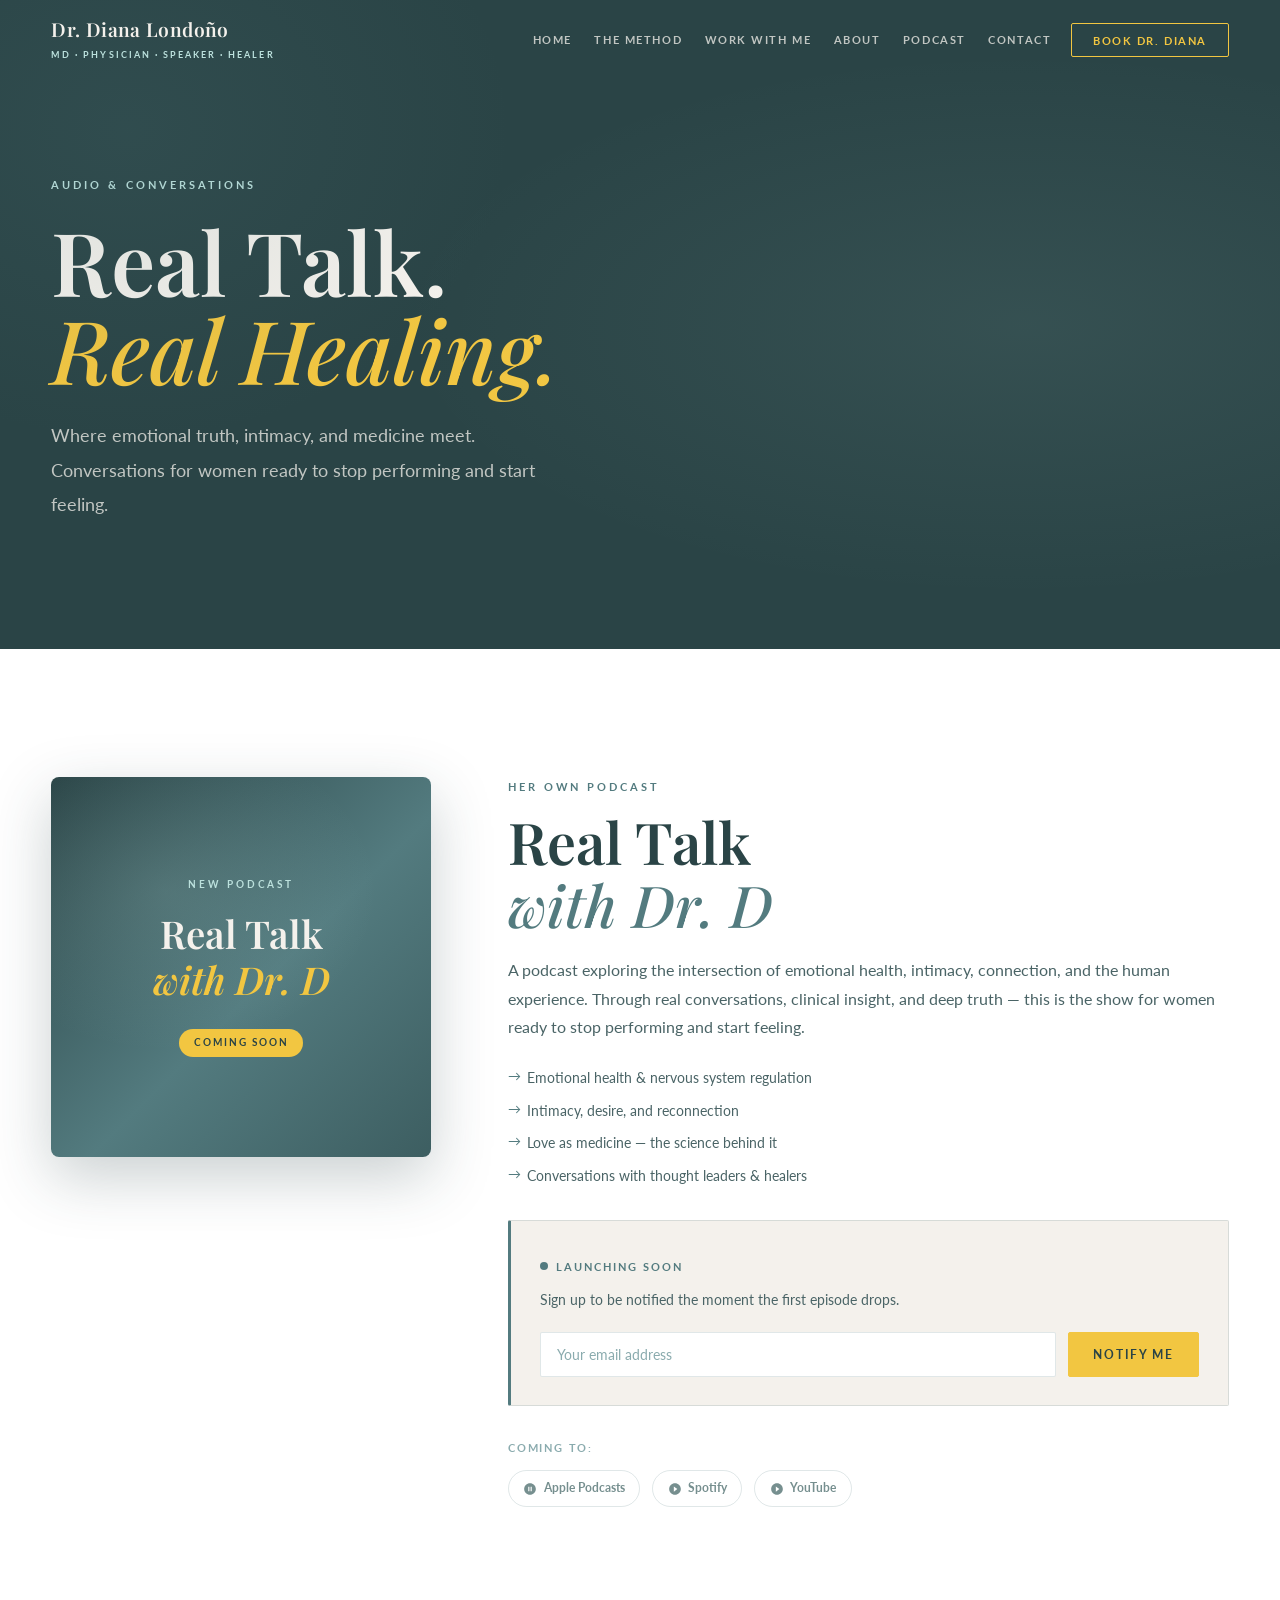
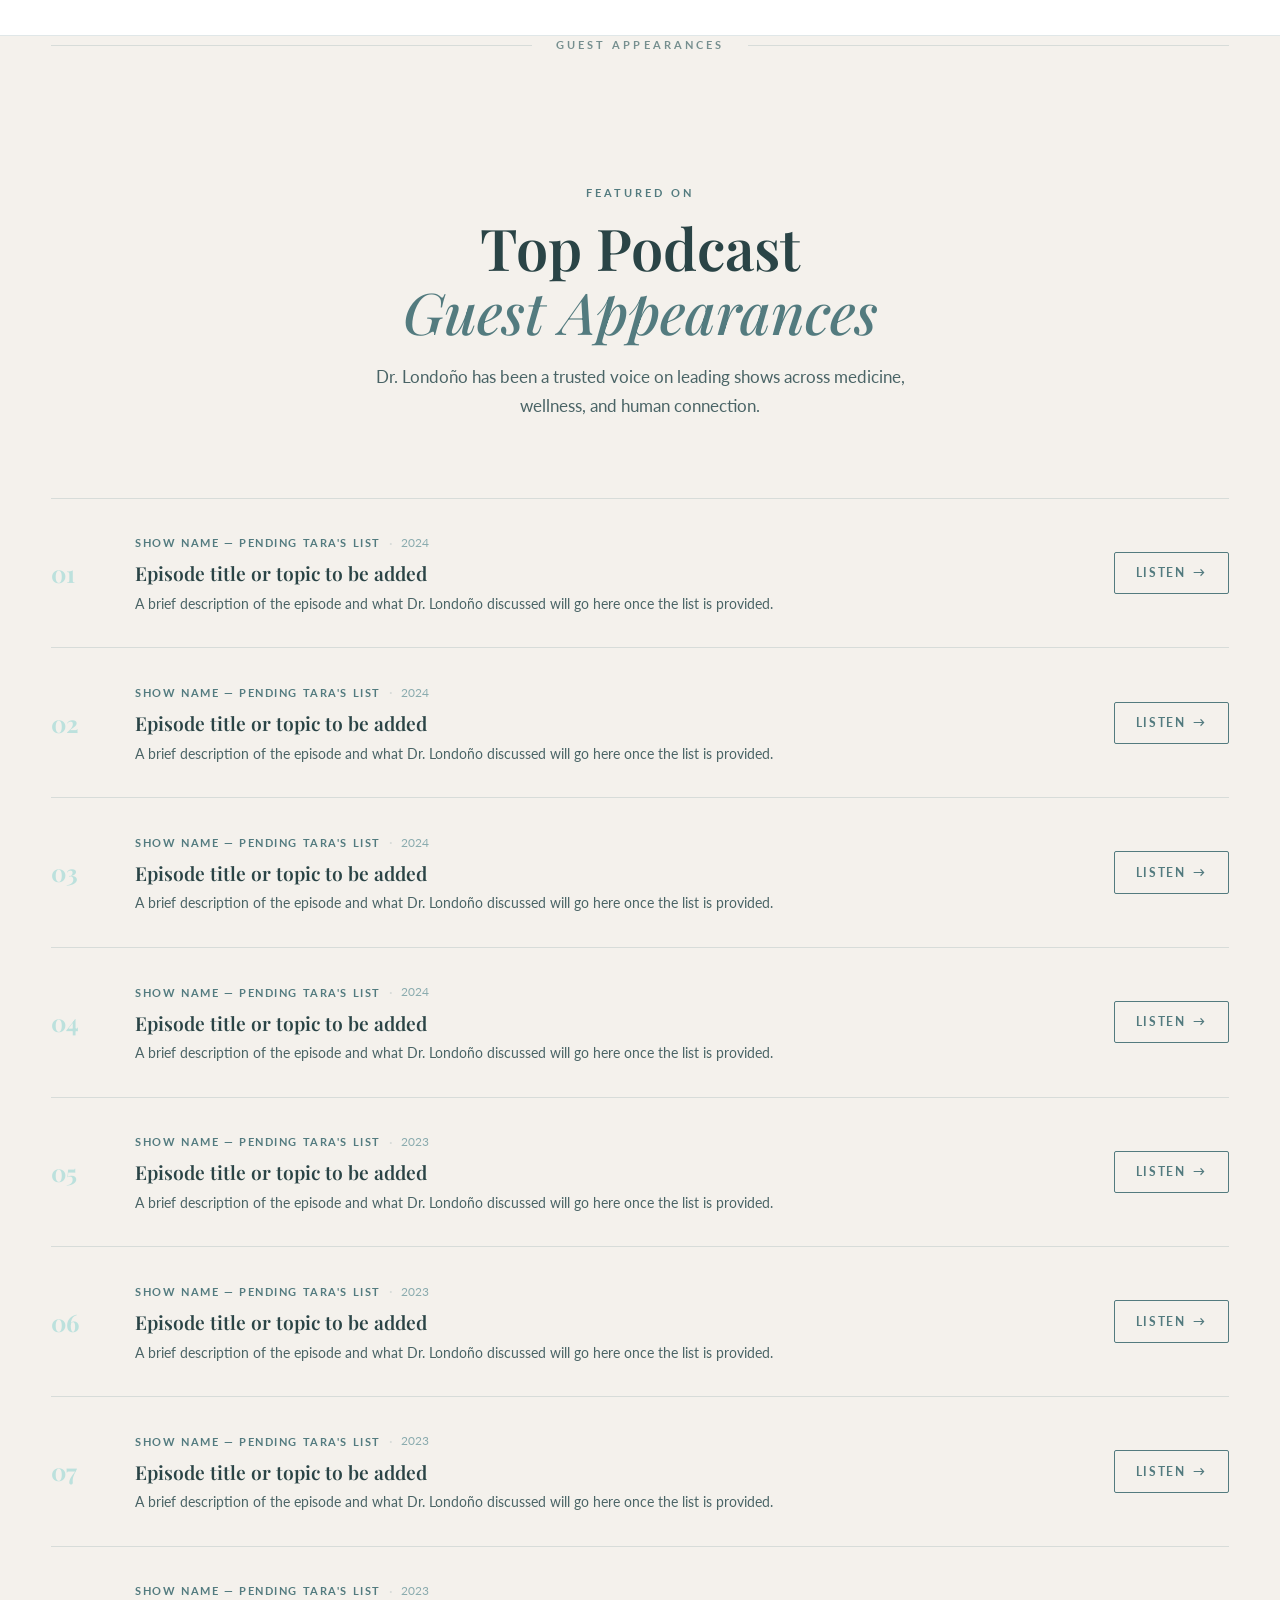
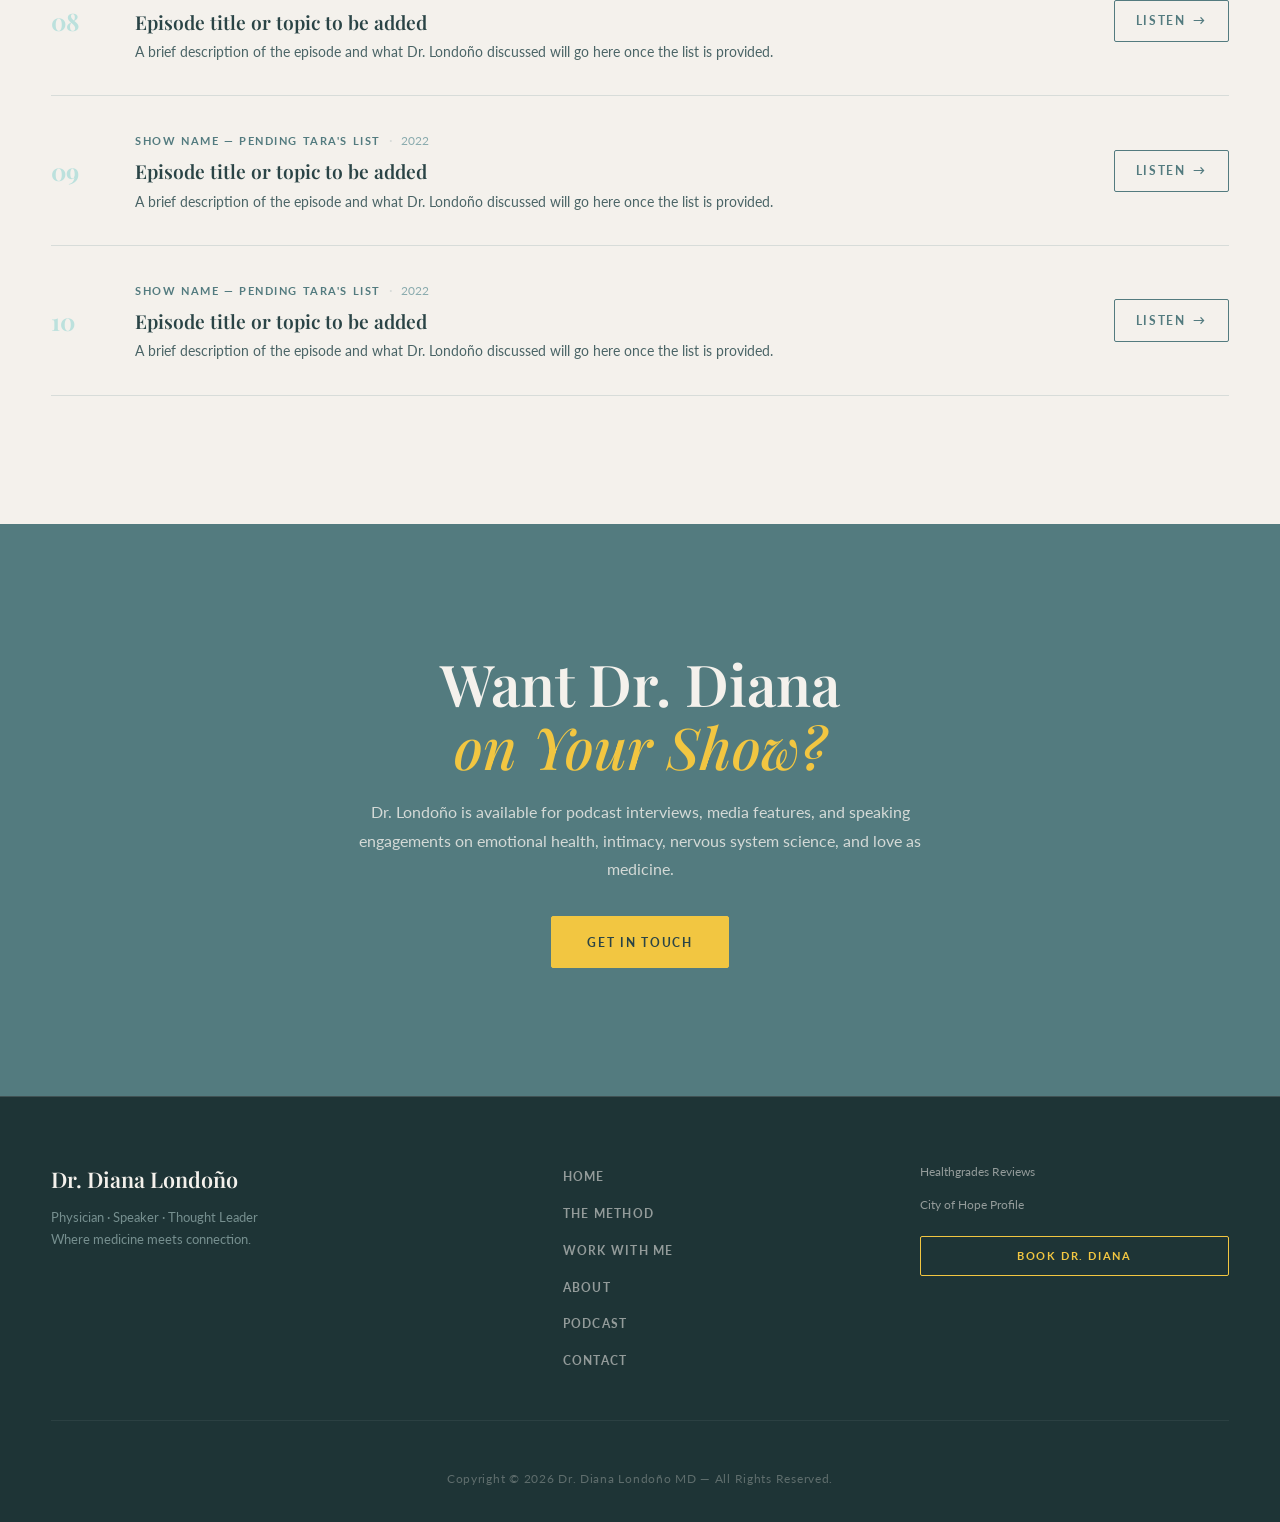
<file: podcast.html>
<!DOCTYPE html>
<html lang="en">
<head>
  <meta charset="UTF-8" />
  <meta name="viewport" content="width=device-width, initial-scale=1.0" />
  <meta http-equiv="X-UA-Compatible" content="IE=edge" />

  <!-- SEO Meta -->
  <title>Podcast | Dr. Diana Londoño MD</title>
  <meta name="description" content="Listen to Real Talk with Dr. D — Dr. Diana Londoño's podcast on emotional health, intimacy, and medicine. Plus her top guest appearances on leading shows." />
  <meta name="keywords" content="Dr Diana Londono podcast, Real Talk with Dr D, emotional health podcast, intimacy podcast, physician podcast, women's health, Latina physician podcast" />
  <meta name="author" content="Dr. Diana Londoño" />
  <meta name="robots" content="index, follow" />
  <link rel="canonical" href="https://drdianalondono.vercel.app/podcast.html" />

  <!-- Open Graph -->
  <meta property="og:type" content="website" />
  <meta property="og:url" content="https://drdianalondono.vercel.app/podcast.html" />
  <meta property="og:title" content="Podcast | Dr. Diana Londoño MD" />
  <meta property="og:description" content="Real Talk with Dr. D — where emotional truth, intimacy, and medicine meet." />
  <meta property="og:image" content="https://img1.wsimg.com/isteam/ip/a369c3ce-b30d-42e2-9269-49d81a352f27/20241207_154754-1.jpg" />

  <!-- Structured Data -->
  <script type="application/ld+json">
  {
    "@context": "https://schema.org",
    "@type": "PodcastSeries",
    "name": "Real Talk with Dr. D",
    "description": "A podcast exploring the intersection of emotional health, intimacy, connection, and the human experience — for women ready to stop performing and start feeling.",
    "author": {
      "@type": "Person",
      "name": "Dr. Diana Londoño"
    },
    "url": "https://drdianalondono.vercel.app/podcast.html"
  }
  </script>

  <!-- Fonts -->
  <link rel="preconnect" href="https://fonts.googleapis.com" />
  <link rel="preconnect" href="https://fonts.gstatic.com" crossorigin />
  <link href="https://fonts.googleapis.com/css2?family=Playfair+Display:ital,wght@0,400;0,500;0,600;0,700;1,400;1,500;1,600&family=Lato:wght@300;400;700&display=swap" rel="stylesheet" />

  <link rel="stylesheet" href="styles.css" />
  <link rel="stylesheet" href="podcast.css" />
</head>
<body>

  <!-- ===== NAVIGATION ===== -->
  <header class="nav-header scrolled" id="nav-header" role="banner">
    <nav class="nav-container" aria-label="Main navigation">
      <a href="index.html" class="nav-logo" aria-label="Dr. Diana Londoño Home">
        <span class="logo-name">Dr. Diana Londoño</span>
        <span class="logo-title">MD · Physician · Speaker · Healer</span>
      </a>

      <button class="nav-toggle" id="nav-toggle" aria-label="Toggle navigation menu" aria-expanded="false" aria-controls="nav-menu">
        <span></span><span></span><span></span>
      </button>

      <ul class="nav-links" id="nav-menu" role="list">
        <li><a href="index.html"           class="nav-link">Home</a></li>
        <li><a href="index.html#wave"      class="nav-link">The Method</a></li>
        <li><a href="index.html#services"  class="nav-link">Work With Me</a></li>
        <li><a href="index.html#about"     class="nav-link">About</a></li>
        <li><a href="podcast.html"         class="nav-link active">Podcast</a></li>
        <li><a href="index.html#contact"   class="nav-link">Contact</a></li>
        <li><a href="index.html#contact"   class="nav-cta">Book Dr. Diana</a></li>
      </ul>
    </nav>
  </header>

  <main>

    <!-- ===== PAGE HERO ===== -->
    <section class="page-hero" aria-labelledby="page-hero-heading">
      <div class="container">
        <p class="hero-eyebrow reveal">Audio &amp; Conversations</p>
        <h1 class="hero-headline reveal delay-1">
          Real Talk.<br /><em>Real Healing.</em>
        </h1>
        <p class="hero-subtext reveal delay-2">
          Where emotional truth, intimacy, and medicine meet.<br />
          Conversations for women ready to stop performing and start feeling.
        </p>
      </div>
    </section>

    <!-- ===== HER OWN PODCAST — COMING SOON ===== -->
    <section class="own-podcast" id="real-talk" aria-labelledby="own-podcast-heading">
      <div class="container">
        <div class="own-podcast-grid">

          <div class="podcast-cover-col">
            <div class="podcast-cover-placeholder" aria-hidden="true">
              <div class="cover-inner">
                <span class="cover-eyebrow">New Podcast</span>
                <p class="cover-title">Real Talk<br /><em>with Dr. D</em></p>
                <span class="cover-tag">Coming Soon</span>
              </div>
            </div>
          </div>

          <div class="podcast-info-col">
            <span class="section-eyebrow">Her Own Podcast</span>
            <h2 class="section-title" id="own-podcast-heading">
              Real Talk<br /><em>with Dr. D</em>
            </h2>
            <p class="podcast-desc">
              A podcast exploring the intersection of emotional health, intimacy, connection, and the human experience. Through real conversations, clinical insight, and deep truth — this is the show for women ready to stop performing and start feeling.
            </p>
            <ul class="podcast-topics" role="list">
              <li>Emotional health &amp; nervous system regulation</li>
              <li>Intimacy, desire, and reconnection</li>
              <li>Love as medicine — the science behind it</li>
              <li>Conversations with thought leaders &amp; healers</li>
            </ul>

            <div class="coming-soon-block">
              <div class="coming-soon-badge">
                <span class="badge-dot" aria-hidden="true"></span>
                Launching Soon
              </div>
              <p>Sign up to be notified the moment the first episode drops.</p>
              <form class="notify-form" id="notify-form" novalidate aria-label="Notify me form">
                <div class="notify-input-row">
                  <label for="notify-email" class="sr-only">Email Address</label>
                  <input type="email" id="notify-email" name="email" placeholder="Your email address" autocomplete="email" required />
                  <button type="submit" class="btn btn-primary">Notify Me</button>
                </div>
              </form>
            </div>

            <!-- Platforms — placeholders ready for real links -->
            <div class="platform-links" aria-label="Listen on">
              <p class="platform-label">Coming to:</p>
              <div class="platforms">
                <span class="platform-pill">
                  <svg viewBox="0 0 24 24" fill="currentColor" aria-hidden="true"><path d="M12 2C6.48 2 2 6.48 2 12s4.48 10 10 10 10-4.48 10-10S17.52 2 12 2zm-1 14H9V8h2v8zm4 0h-2V8h2v8z"/></svg>
                  Apple Podcasts
                </span>
                <span class="platform-pill">
                  <svg viewBox="0 0 24 24" fill="currentColor" aria-hidden="true"><path d="M12 2C6.48 2 2 6.48 2 12s4.48 10 10 10 10-4.48 10-10S17.52 2 12 2zm-2 14.5v-9l6 4.5-6 4.5z"/></svg>
                  Spotify
                </span>
                <span class="platform-pill">
                  <svg viewBox="0 0 24 24" fill="currentColor" aria-hidden="true"><path d="M12 2C6.48 2 2 6.48 2 12s4.48 10 10 10 10-4.48 10-10S17.52 2 12 2zm-2 14.5v-9l6 4.5-6 4.5z"/></svg>
                  YouTube
                </span>
              </div>
            </div>
          </div>

        </div>
      </div>
    </section>

    <!-- ===== GUEST APPEARANCES DIVIDER ===== -->
    <div class="section-divider" aria-hidden="true">
      <div class="container">
        <span class="divider-line"></span>
        <span class="divider-text">Guest Appearances</span>
        <span class="divider-line"></span>
      </div>
    </div>

    <!-- ===== TOP 10 GUEST APPEARANCES ===== -->
    <section class="guest-appearances" id="appearances" aria-labelledby="appearances-heading">
      <div class="container">
        <div class="section-header">
          <span class="section-eyebrow">Featured On</span>
          <h2 class="section-title" id="appearances-heading">
            Top Podcast<br /><em>Guest Appearances</em>
          </h2>
          <p class="section-subtitle">
            Dr. Londoño has been a trusted voice on leading shows across medicine, wellness, and human connection.
          </p>
        </div>

        <!-- 
          ============================================================
          PLACEHOLDER CONTENT — awaiting Tara's top 10 list
          Replace each appearance-card's fields with real episode data
          ============================================================
        -->
        <div class="appearances-list" role="list">

          <article class="appearance-card" role="listitem">
            <div class="appearance-num" aria-hidden="true">01</div>
            <div class="appearance-body">
              <div class="appearance-meta">
                <span class="appearance-show">Show Name — Pending Tara's List</span>
                <span class="appearance-dot" aria-hidden="true">·</span>
                <span class="appearance-date">2024</span>
              </div>
              <h3 class="appearance-title">Episode title or topic to be added</h3>
              <p class="appearance-desc">A brief description of the episode and what Dr. Londoño discussed will go here once the list is provided.</p>
            </div>
            <a href="#" class="appearance-listen btn btn-accent" target="_blank" rel="noopener noreferrer" aria-label="Listen to episode 1">
              Listen <span aria-hidden="true">→</span>
            </a>
          </article>

          <article class="appearance-card" role="listitem">
            <div class="appearance-num" aria-hidden="true">02</div>
            <div class="appearance-body">
              <div class="appearance-meta">
                <span class="appearance-show">Show Name — Pending Tara's List</span>
                <span class="appearance-dot" aria-hidden="true">·</span>
                <span class="appearance-date">2024</span>
              </div>
              <h3 class="appearance-title">Episode title or topic to be added</h3>
              <p class="appearance-desc">A brief description of the episode and what Dr. Londoño discussed will go here once the list is provided.</p>
            </div>
            <a href="#" class="appearance-listen btn btn-accent" target="_blank" rel="noopener noreferrer" aria-label="Listen to episode 2">
              Listen <span aria-hidden="true">→</span>
            </a>
          </article>

          <article class="appearance-card" role="listitem">
            <div class="appearance-num" aria-hidden="true">03</div>
            <div class="appearance-body">
              <div class="appearance-meta">
                <span class="appearance-show">Show Name — Pending Tara's List</span>
                <span class="appearance-dot" aria-hidden="true">·</span>
                <span class="appearance-date">2024</span>
              </div>
              <h3 class="appearance-title">Episode title or topic to be added</h3>
              <p class="appearance-desc">A brief description of the episode and what Dr. Londoño discussed will go here once the list is provided.</p>
            </div>
            <a href="#" class="appearance-listen btn btn-accent" target="_blank" rel="noopener noreferrer" aria-label="Listen to episode 3">
              Listen <span aria-hidden="true">→</span>
            </a>
          </article>

          <article class="appearance-card" role="listitem">
            <div class="appearance-num" aria-hidden="true">04</div>
            <div class="appearance-body">
              <div class="appearance-meta">
                <span class="appearance-show">Show Name — Pending Tara's List</span>
                <span class="appearance-dot" aria-hidden="true">·</span>
                <span class="appearance-date">2024</span>
              </div>
              <h3 class="appearance-title">Episode title or topic to be added</h3>
              <p class="appearance-desc">A brief description of the episode and what Dr. Londoño discussed will go here once the list is provided.</p>
            </div>
            <a href="#" class="appearance-listen btn btn-accent" target="_blank" rel="noopener noreferrer" aria-label="Listen to episode 4">
              Listen <span aria-hidden="true">→</span>
            </a>
          </article>

          <article class="appearance-card" role="listitem">
            <div class="appearance-num" aria-hidden="true">05</div>
            <div class="appearance-body">
              <div class="appearance-meta">
                <span class="appearance-show">Show Name — Pending Tara's List</span>
                <span class="appearance-dot" aria-hidden="true">·</span>
                <span class="appearance-date">2023</span>
              </div>
              <h3 class="appearance-title">Episode title or topic to be added</h3>
              <p class="appearance-desc">A brief description of the episode and what Dr. Londoño discussed will go here once the list is provided.</p>
            </div>
            <a href="#" class="appearance-listen btn btn-accent" target="_blank" rel="noopener noreferrer" aria-label="Listen to episode 5">
              Listen <span aria-hidden="true">→</span>
            </a>
          </article>

          <article class="appearance-card" role="listitem">
            <div class="appearance-num" aria-hidden="true">06</div>
            <div class="appearance-body">
              <div class="appearance-meta">
                <span class="appearance-show">Show Name — Pending Tara's List</span>
                <span class="appearance-dot" aria-hidden="true">·</span>
                <span class="appearance-date">2023</span>
              </div>
              <h3 class="appearance-title">Episode title or topic to be added</h3>
              <p class="appearance-desc">A brief description of the episode and what Dr. Londoño discussed will go here once the list is provided.</p>
            </div>
            <a href="#" class="appearance-listen btn btn-accent" target="_blank" rel="noopener noreferrer" aria-label="Listen to episode 6">
              Listen <span aria-hidden="true">→</span>
            </a>
          </article>

          <article class="appearance-card" role="listitem">
            <div class="appearance-num" aria-hidden="true">07</div>
            <div class="appearance-body">
              <div class="appearance-meta">
                <span class="appearance-show">Show Name — Pending Tara's List</span>
                <span class="appearance-dot" aria-hidden="true">·</span>
                <span class="appearance-date">2023</span>
              </div>
              <h3 class="appearance-title">Episode title or topic to be added</h3>
              <p class="appearance-desc">A brief description of the episode and what Dr. Londoño discussed will go here once the list is provided.</p>
            </div>
            <a href="#" class="appearance-listen btn btn-accent" target="_blank" rel="noopener noreferrer" aria-label="Listen to episode 7">
              Listen <span aria-hidden="true">→</span>
            </a>
          </article>

          <article class="appearance-card" role="listitem">
            <div class="appearance-num" aria-hidden="true">08</div>
            <div class="appearance-body">
              <div class="appearance-meta">
                <span class="appearance-show">Show Name — Pending Tara's List</span>
                <span class="appearance-dot" aria-hidden="true">·</span>
                <span class="appearance-date">2023</span>
              </div>
              <h3 class="appearance-title">Episode title or topic to be added</h3>
              <p class="appearance-desc">A brief description of the episode and what Dr. Londoño discussed will go here once the list is provided.</p>
            </div>
            <a href="#" class="appearance-listen btn btn-accent" target="_blank" rel="noopener noreferrer" aria-label="Listen to episode 8">
              Listen <span aria-hidden="true">→</span>
            </a>
          </article>

          <article class="appearance-card" role="listitem">
            <div class="appearance-num" aria-hidden="true">09</div>
            <div class="appearance-body">
              <div class="appearance-meta">
                <span class="appearance-show">Show Name — Pending Tara's List</span>
                <span class="appearance-dot" aria-hidden="true">·</span>
                <span class="appearance-date">2022</span>
              </div>
              <h3 class="appearance-title">Episode title or topic to be added</h3>
              <p class="appearance-desc">A brief description of the episode and what Dr. Londoño discussed will go here once the list is provided.</p>
            </div>
            <a href="#" class="appearance-listen btn btn-accent" target="_blank" rel="noopener noreferrer" aria-label="Listen to episode 9">
              Listen <span aria-hidden="true">→</span>
            </a>
          </article>

          <article class="appearance-card" role="listitem">
            <div class="appearance-num" aria-hidden="true">10</div>
            <div class="appearance-body">
              <div class="appearance-meta">
                <span class="appearance-show">Show Name — Pending Tara's List</span>
                <span class="appearance-dot" aria-hidden="true">·</span>
                <span class="appearance-date">2022</span>
              </div>
              <h3 class="appearance-title">Episode title or topic to be added</h3>
              <p class="appearance-desc">A brief description of the episode and what Dr. Londoño discussed will go here once the list is provided.</p>
            </div>
            <a href="#" class="appearance-listen btn btn-accent" target="_blank" rel="noopener noreferrer" aria-label="Listen to episode 10">
              Listen <span aria-hidden="true">→</span>
            </a>
          </article>

        </div>

      </div>
    </section>

    <!-- ===== CTA ===== -->
    <section class="podcast-cta" aria-labelledby="podcast-cta-heading">
      <div class="container">
        <div class="podcast-cta-inner">
          <h2 class="section-title" id="podcast-cta-heading">
            Want Dr. Diana<br /><em>on Your Show?</em>
          </h2>
          <p>Dr. Londoño is available for podcast interviews, media features, and speaking engagements on emotional health, intimacy, nervous system science, and love as medicine.</p>
          <a href="index.html#contact" class="btn btn-primary">Get in Touch</a>
        </div>
      </div>
    </section>

  </main>

  <!-- ===== FOOTER ===== -->
  <footer class="site-footer" role="contentinfo">
    <div class="container">
      <div class="footer-top">
        <div class="footer-brand">
          <p class="footer-logo-name">Dr. Diana Londoño</p>
          <p class="footer-tagline">Physician · Speaker · Thought Leader<br />Where medicine meets connection.</p>
        </div>
        <nav class="footer-nav" aria-label="Footer navigation">
          <ul role="list">
            <li><a href="index.html">Home</a></li>
            <li><a href="index.html#wave">The Method</a></li>
            <li><a href="index.html#services">Work With Me</a></li>
            <li><a href="index.html#about">About</a></li>
            <li><a href="podcast.html">Podcast</a></li>
            <li><a href="index.html#contact">Contact</a></li>
          </ul>
        </nav>
        <div class="footer-external">
          <a href="https://www.healthgrades.com/physician/dr-diana-londono-3n9sd" target="_blank" rel="noopener noreferrer" class="footer-link">Healthgrades Reviews</a>
          <a href="https://www.cityofhope.org/diana-londono" target="_blank" rel="noopener noreferrer" class="footer-link">City of Hope Profile</a>
          <a href="index.html#contact" class="footer-link footer-link-cta">Book Dr. Diana</a>
        </div>
      </div>
      <div class="footer-bottom">
        <p>Copyright &copy; <span id="footer-year"></span> Dr. Diana Londoño MD — All Rights Reserved.</p>
      </div>
    </div>
  </footer>

  <script src="main.js" defer></script>
</body>
</html>
</file>
<file: styles.css>
/* ========================================
   VARIABLES & RESET
   Brand Bible: Dr. Diana Londoño
   ======================================== */
:root {
  /* ── Brand Palette (navy-free, teal-forward) ── */
  --teal:       #537b7f;   /* Deep Teal Sage      — primary */
  --teal-dark:  #3d5e61;   /* Darker Teal         — hover states */
  --teal-deep:  #2a4446;   /* Deepest Teal        — hero / footer / authority */
  --ivory:      #f4f1ec;   /* Soft Ivory Mist     — backgrounds */
  --white:      #ffffff;
  --aqua:       #bce1dd;   /* Serene Aqua         — accents / highlights */
  --aqua-light: #e4f5f3;   /* Light Aqua          — soft section tints */
  --eucalyptus: #768f8f;   /* Muted Eucalyptus    — secondary */
  --gold:       #F2C641;   /* Warm Sandstone Gold — CTAs */

  /* ── Semantic Tokens ── */
  --bg-primary:   #2a4446;   /* hero / footer — deep teal, not navy */
  --bg-secondary: var(--ivory);
  --bg-card:      #ffffff;
  --bg-card-dark: #3a5a5e;

  --text-primary:   var(--ivory);
  --text-dark:      var(--teal-deep);
  --text-secondary: #4a6466;
  --text-muted:     #8aabae;

  --accent:       var(--gold);
  --accent-light: #f7d97a;
  --accent-dark:  #c9a12a;

  --border:         rgba(83, 123, 127, 0.22);
  --border-dark:    rgba(255,255,255,0.12);
  --border-light:   rgba(83, 123, 127, 0.18);

  /* ── Typography (brand bible spec) ── */
  --font-display: 'Playfair Display', Georgia, serif;
  --font-body:    'Lato', system-ui, sans-serif;

  /* ── Layout ── */
  --section-pad: clamp(80px, 10vw, 130px);
  --container:   1200px;
  --nav-h:       76px;

  /* ── Motion ── */
  --ease:     cubic-bezier(0.25, 0.46, 0.45, 0.94);
  --ease-out: cubic-bezier(0.16, 1, 0.3, 1);
}

*, *::before, *::after { box-sizing: border-box; margin: 0; padding: 0; }

html {
  scroll-behavior: smooth;
  -webkit-text-size-adjust: 100%;
  font-size: 16px;
}

body {
  background: var(--bg-secondary);
  color: var(--text-dark);
  font-family: var(--font-body);
  font-weight: 400;
  line-height: 1.7;
  overflow-x: hidden;
  -webkit-font-smoothing: antialiased;
}

img { max-width: 100%; height: auto; display: block; }
a   { color: inherit; text-decoration: none; }
ul  { list-style: none; }

.sr-only {
  position: absolute; width: 1px; height: 1px;
  padding: 0; margin: -1px; overflow: hidden;
  clip: rect(0,0,0,0); white-space: nowrap; border: 0;
}

/* ========================================
   LAYOUT UTILITIES
   ======================================== */
.container {
  width: 92%;
  max-width: var(--container);
  margin-inline: auto;
}

.section-eyebrow {
  display: block;
  font-family: var(--font-body);
  font-size: 0.7rem;
  font-weight: 700;
  letter-spacing: 0.26em;
  text-transform: uppercase;
  color: var(--teal);
  margin-bottom: 0.9rem;
}

.section-title {
  font-family: var(--font-display);
  font-size: clamp(2.2rem, 4.5vw, 3.8rem);
  font-weight: 600;
  line-height: 1.1;
  color: var(--teal-deep);
  margin-bottom: 1.2rem;
}

.section-title em {
  font-style: italic;
  font-weight: 500;
  color: var(--teal);
}

.section-subtitle {
  font-size: 1.05rem;
  color: var(--text-secondary);
  max-width: 540px;
  line-height: 1.75;
}

.section-header {
  text-align: center;
  margin-bottom: clamp(48px, 6vw, 80px);
}

.section-header .section-subtitle  { margin-inline: auto; }

/* Dark section overrides */
.dark-section .section-eyebrow { color: var(--gold); }
.dark-section .section-title   { color: var(--ivory); }
.dark-section .section-title em { color: var(--aqua); }
.dark-section .section-subtitle { color: rgba(244,241,236,0.7); }

/* ========================================
   BUTTONS
   ======================================== */
.btn {
  display: inline-flex;
  align-items: center;
  justify-content: center;
  gap: 0.5rem;
  padding: 0.9rem 2.2rem;
  border-radius: 2px;
  font-family: var(--font-body);
  font-size: 0.78rem;
  font-weight: 700;
  letter-spacing: 0.14em;
  text-transform: uppercase;
  border: 1.5px solid transparent;
  cursor: pointer;
  transition: all 0.28s var(--ease);
  white-space: nowrap;
}

.btn-primary {
  background: var(--gold);
  color: var(--teal-deep);
  border-color: var(--gold);
}
.btn-primary:hover {
  background: var(--accent-light);
  border-color: var(--accent-light);
  transform: translateY(-2px);
  box-shadow: 0 8px 24px rgba(242,198,65,0.3);
}

.btn-ghost {
  background: transparent;
  color: var(--ivory);
  border-color: rgba(244,241,236,0.4);
}
.btn-ghost:hover {
  border-color: var(--gold);
  color: var(--gold);
  transform: translateY(-2px);
}

.btn-accent {
  background: transparent;
  color: var(--teal);
  border-color: var(--teal);
}
.btn-accent:hover {
  background: var(--teal);
  color: #fff;
  transform: translateY(-2px);
}

.btn-full { width: 100%; }

.text-link {
  font-size: 0.78rem;
  font-weight: 700;
  letter-spacing: 0.12em;
  text-transform: uppercase;
  color: var(--teal);
  transition: color 0.2s ease;
  display: inline-block;
}
.text-link:hover { color: var(--teal-deep); }

/* ========================================
   NAVIGATION
   ======================================== */
.nav-header {
  position: fixed;
  top: 0; left: 0; right: 0;
  z-index: 1000;
  height: var(--nav-h);
  transition: background 0.4s var(--ease), box-shadow 0.4s var(--ease);
}

.nav-header.scrolled {
  background: rgba(13, 30, 46, 0.97);
  backdrop-filter: blur(16px);
  -webkit-backdrop-filter: blur(16px);
  box-shadow: 0 1px 0 var(--border-dark);
}

.nav-container {
  display: flex;
  align-items: center;
  justify-content: space-between;
  height: 100%;
  width: 92%;
  max-width: var(--container);
  margin-inline: auto;
}

.nav-logo { display: flex; flex-direction: column; gap: 0.06rem; }

.logo-name {
  font-family: var(--font-display);
  font-size: 1.2rem;
  font-weight: 600;
  color: var(--ivory);
  letter-spacing: 0.02em;
  white-space: nowrap;
}

.logo-title {
  font-size: 0.58rem;
  font-weight: 700;
  letter-spacing: 0.22em;
  text-transform: uppercase;
  color: var(--aqua);
}

.nav-links {
  display: flex;
  align-items: center;
  gap: 0.1rem;
}

.nav-link {
  font-size: 0.7rem;
  font-weight: 700;
  letter-spacing: 0.14em;
  text-transform: uppercase;
  color: rgba(244,241,236,0.75);
  padding: 0.5rem 0.65rem;
  position: relative;
  transition: color 0.2s ease;
}

.nav-link::after {
  content: '';
  position: absolute;
  bottom: 4px; left: 0.65rem; right: 0.65rem;
  height: 1px;
  background: var(--gold);
  transform: scaleX(0);
  transform-origin: left;
  transition: transform 0.3s var(--ease);
}

.nav-link:hover, .nav-link.active { color: var(--ivory); }
.nav-link:hover::after, .nav-link.active::after { transform: scaleX(1); }

.nav-cta {
  font-size: 0.7rem;
  font-weight: 700;
  letter-spacing: 0.14em;
  text-transform: uppercase;
  padding: 0.6rem 1.3rem;
  border: 1.5px solid var(--gold);
  color: var(--gold);
  border-radius: 2px;
  transition: all 0.25s ease;
  margin-left: 0.5rem;
  white-space: nowrap;
}
.nav-cta:hover { background: var(--gold); color: var(--teal-deep); }

.nav-toggle {
  display: none;
  flex-direction: column;
  gap: 5px;
  background: none;
  border: none;
  cursor: pointer;
  padding: 4px;
}
.nav-toggle span {
  display: block;
  width: 24px; height: 1.5px;
  background: var(--ivory);
  transition: all 0.3s ease;
  transform-origin: center;
}

/* ========================================
   HERO
   ======================================== */
.hero {
  position: relative;
  height: 100svh;
  min-height: 600px;
  display: flex;
  align-items: center;
  overflow: hidden;
  background: var(--bg-primary);
}

.hero-video-wrapper {
  position: absolute;
  inset: 0;
  z-index: 0;
}

.hero-video-iframe {
  position: absolute;
  top: 50%; left: 50%;
  width: 177.78vh;
  height: 100vh;
  min-width: 100%;
  min-height: 56.25vw;
  transform: translate(-50%, -50%);
  pointer-events: none;
  border: none;
}

.hero-video-overlay {
  position: absolute;
  inset: 0;
  background: linear-gradient(
    to bottom,
    rgba(42,68,70,0.6) 0%,
    rgba(42,68,70,0.65) 50%,
    rgba(42,68,70,0.9) 100%
  );
}

.hero-content {
  position: relative;
  z-index: 2;
  max-width: 780px;
}

.hero-eyebrow {
  font-size: 0.68rem;
  font-weight: 700;
  letter-spacing: 0.28em;
  text-transform: uppercase;
  color: var(--aqua);
  margin-bottom: 1.4rem;
}

.hero-headline {
  font-family: var(--font-display);
  font-size: clamp(3.2rem, 8vw, 7rem);
  font-weight: 600;
  line-height: 1.0;
  color: var(--ivory);
  margin-bottom: 1.6rem;
}

.hero-headline em {
  font-style: italic;
  font-weight: 500;
  color: var(--gold);
}

.hero-subtext {
  font-size: clamp(1rem, 1.5vw, 1.15rem);
  color: rgba(244,241,236,0.8);
  line-height: 1.85;
  margin-bottom: 2.4rem;
  max-width: 480px;
}

.hero-actions {
  display: flex;
  gap: 1rem;
  flex-wrap: wrap;
}

.hero-scroll-indicator {
  position: absolute;
  bottom: 2.5rem;
  left: 50%;
  transform: translateX(-50%);
  z-index: 2;
}

.scroll-line {
  width: 1px; height: 52px;
  background: linear-gradient(to bottom, transparent, var(--aqua));
  margin: 0 auto;
  animation: scrollPulse 2s ease-in-out infinite;
}

@keyframes scrollPulse {
  0%,100% { opacity: 0.4; transform: scaleY(1); }
  50%      { opacity: 1;   transform: scaleY(1.1); }
}

/* ========================================
   AS SEEN IN
   ======================================== */
.as-seen-in {
  background: var(--teal-deep);
  padding: 2.4rem 0;
  overflow: hidden;
  border-top: 1px solid rgba(255,255,255,0.15);
  border-bottom: 1px solid rgba(255,255,255,0.06);
}

.seen-label {
  text-align: center;
  font-size: 0.6rem;
  font-weight: 700;
  letter-spacing: 0.3em;
  text-transform: uppercase;
  color: var(--eucalyptus);
  margin-bottom: 1.6rem;
}

.logos-track {
  overflow: hidden;
  -webkit-mask-image: linear-gradient(to right, transparent, black 12%, black 88%, transparent);
  mask-image: linear-gradient(to right, transparent, black 12%, black 88%, transparent);
}

.logos-slide {
  display: flex;
  align-items: center;
  gap: 3.5rem;
  width: max-content;
  animation: logoScroll 36s linear infinite;
}

.media-logo-img {
  height: 34px;
  width: auto;
  object-fit: contain;
  display: block;
  flex-shrink: 0;
  filter: grayscale(100%) brightness(0.7) contrast(1.1);
  opacity: 0.65;
  transition: filter 0.3s ease, opacity 0.3s ease;
}
.media-logo-img:hover {
  filter: grayscale(100%) brightness(0.9) contrast(1.1);
  opacity: 1;
}

@keyframes logoScroll {
  from { transform: translateX(0); }
  to   { transform: translateX(-50%); }
}

/* ========================================
   THE PROBLEM SECTION
   ======================================== */
.problem-section {
  padding: var(--section-pad) 0;
  background: var(--ivory);
}

.problem-grid {
  display: grid;
  grid-template-columns: 1fr 1fr;
  gap: clamp(3rem, 6vw, 7rem);
  align-items: center;
}

.problem-text .section-eyebrow { color: var(--teal); }
.problem-text .section-title   { color: var(--teal-deep); }
.problem-text .section-title em { color: var(--teal); }

.problem-text p {
  color: var(--text-secondary);
  font-size: 1rem;
  line-height: 1.8;
  margin-bottom: 1rem;
}
.problem-text strong { color: var(--teal-deep); font-weight: 700; }

.problem-cards {
  display: flex;
  flex-direction: column;
  gap: 1.2rem;
}

.problem-card {
  background: #fff;
  border: 1px solid var(--border-light);
  border-left: 3px solid var(--teal);
  padding: 1.6rem;
  border-radius: 2px;
  transition: transform 0.25s ease, box-shadow 0.25s ease;
}
.problem-card:hover {
  transform: translateX(4px);
  box-shadow: 0 4px 20px rgba(83,123,127,0.12);
}

.problem-card-icon {
  width: 32px; height: 32px;
  color: var(--teal);
  margin-bottom: 0.8rem;
}

.problem-card h3 {
  font-family: var(--font-display);
  font-size: 1.15rem;
  font-weight: 600;
  color: var(--teal-deep);
  margin-bottom: 0.4rem;
}

.problem-card p {
  font-size: 0.9rem;
  color: var(--text-secondary);
  line-height: 1.65;
}

/* ========================================
   WAVE METHOD
   ======================================== */
.wave-section {
  padding: var(--section-pad) 0;
  background: var(--teal-deep);
}

.wave-section .section-eyebrow { color: var(--aqua); }
.wave-section .section-title   { color: var(--ivory); }
.wave-section .section-title em { color: var(--gold); }
.wave-section .section-subtitle { color: rgba(244,241,236,0.72); }

.wave-pillars {
  display: grid;
  grid-template-columns: repeat(4, 1fr);
  gap: 1px;
  background: rgba(255,255,255,0.08);
  border: 1px solid rgba(255,255,255,0.08);
}

.wave-pillar {
  background: var(--bg-card-dark);
  padding: clamp(2rem, 3.5vw, 2.8rem);
  text-align: center;
  transition: background 0.3s ease;
  position: relative;
}
.wave-pillar::after {
  content: '';
  position: absolute;
  bottom: 0; left: 0; right: 0;
  height: 2px;
  background: var(--gold);
  transform: scaleX(0);
  transition: transform 0.3s ease;
}
.wave-pillar:hover { background: var(--bg-card-dark); }
.wave-pillar:hover::after { transform: scaleX(1); }

.wave-letter {
  display: block;
  font-family: var(--font-display);
  font-size: 3.5rem;
  font-weight: 700;
  color: var(--gold);
  line-height: 1;
  margin-bottom: 0.6rem;
}

.wave-pillar h3 {
  font-family: var(--font-display);
  font-size: 1.2rem;
  font-weight: 600;
  color: var(--ivory);
  margin-bottom: 0.75rem;
}

.wave-pillar p {
  font-size: 0.88rem;
  color: rgba(244,241,236,0.65);
  line-height: 1.7;
}

/* Phases */
.wave-phases .section-eyebrow { color: var(--aqua); }
.wave-phases .section-title   { color: var(--ivory); }
.wave-phases .section-title em { color: var(--gold); }

.phases-grid {
  display: grid;
  grid-template-columns: repeat(3, 1fr);
  gap: 1.5rem;
}

.phase-card {
  background: var(--bg-card-dark);
  border: 1px solid rgba(255,255,255,0.08);
  padding: 2.2rem;
  border-radius: 2px;
  transition: transform 0.25s ease, border-color 0.25s ease;
}
.phase-card:hover {
  transform: translateY(-4px);
  border-color: var(--teal);
}
.phase-card.featured {
  border-top: 2px solid var(--gold);
  background: var(--bg-card-dark);
}

.phase-num {
  font-size: 0.62rem;
  font-weight: 700;
  letter-spacing: 0.22em;
  text-transform: uppercase;
  color: var(--gold);
  margin-bottom: 0.25rem;
}

.phase-weeks {
  font-size: 0.7rem;
  font-weight: 400;
  color: var(--eucalyptus);
  margin-bottom: 1rem;
  letter-spacing: 0.08em;
}

.phase-card h4 {
  font-family: var(--font-display);
  font-size: 1.3rem;
  font-weight: 600;
  color: var(--ivory);
  margin-bottom: 0.3rem;
}

.phase-subtitle {
  font-size: 0.72rem;
  font-weight: 700;
  letter-spacing: 0.1em;
  text-transform: uppercase;
  color: var(--aqua);
  margin-bottom: 1.2rem;
}

.phase-list {
  display: flex;
  flex-direction: column;
  gap: 0.45rem;
  margin-bottom: 1.5rem;
}
.phase-list li {
  font-size: 0.88rem;
  color: rgba(244,241,236,0.72);
  padding-left: 1rem;
  position: relative;
}
.phase-list li::before {
  content: '—';
  position: absolute;
  left: 0;
  color: var(--teal);
  font-size: 0.75rem;
}

.phase-result {
  font-size: 0.85rem;
  color: rgba(244,241,236,0.6);
  line-height: 1.6;
  padding-top: 1rem;
  border-top: 1px solid rgba(255,255,255,0.08);
}
.phase-result span {
  color: var(--gold);
  font-weight: 700;
  margin-right: 0.25rem;
}

/* ========================================
   SERVICES
   ======================================== */
.services {
  padding: var(--section-pad) 0;
  background: var(--ivory);
}

.services .section-eyebrow { color: var(--teal); }
.services .section-title   { color: var(--teal-deep); }
.services .section-title em { color: var(--teal); }
.services .section-subtitle { color: var(--text-secondary); }

.services-grid {
  display: grid;
  grid-template-columns: repeat(3, 1fr);
  gap: 1.5px;
  background: var(--border-light);
  border: 1.5px solid var(--border-light);
}

.service-card {
  background: #fff;
  padding: clamp(2rem, 3.5vw, 2.8rem);
  position: relative;
  transition: background 0.3s ease;
}
.service-card:hover { background: #fdfcf9; }
.service-card.featured {
  background: #fdfcf9;
  border-top: 2px solid var(--teal);
}

.service-badge {
  display: inline-block;
  font-size: 0.6rem;
  font-weight: 700;
  letter-spacing: 0.18em;
  text-transform: uppercase;
  color: #fff;
  background: var(--teal);
  padding: 0.25rem 0.7rem;
  margin-bottom: 1.2rem;
  border-radius: 1px;
}

.service-icon {
  width: 36px; height: 36px;
  color: var(--teal);
  margin-bottom: 1.2rem;
}

.service-card h3 {
  font-family: var(--font-display);
  font-size: 1.4rem;
  font-weight: 600;
  color: var(--teal-deep);
  margin-bottom: 0.9rem;
  line-height: 1.25;
}

.service-desc {
  font-size: 0.9rem;
  color: var(--text-secondary);
  line-height: 1.75;
  margin-bottom: 1.5rem;
}

.service-price {
  font-family: var(--font-display);
  font-size: 1.1rem;
  font-weight: 600;
  color: var(--teal);
  margin-bottom: 1.5rem;
}

/* ========================================
   ABOUT
   ======================================== */
.about {
  padding: var(--section-pad) 0;
  background: #fff;
}

.about-grid {
  display: grid;
  grid-template-columns: 1fr 1fr;
  gap: clamp(3rem, 6vw, 7rem);
  align-items: start;
}

.about-image-frame {
  position: relative;
  overflow: visible;
}

.about-img {
  width: 100%;
  max-width: 500px;
  height: 620px;
  object-fit: cover;
  object-position: top center;
  display: block;
  filter: grayscale(8%) contrast(1.04);
  transition: filter 0.4s ease;
}
.about-img:hover { filter: grayscale(0%) contrast(1); }

.about-image-accent {
  position: absolute;
  bottom: -14px; right: -14px;
  width: 55%; height: 55%;
  border: 2px solid var(--aqua);
  z-index: -1;
  pointer-events: none;
}

.about-stats {
  display: flex;
  gap: 1.5rem;
  margin-top: 1.8rem;
  flex-wrap: wrap;
}

.stat { display: flex; flex-direction: column; gap: 0.2rem; }

.stat-num {
  font-family: var(--font-display);
  font-size: 2.2rem;
  font-weight: 700;
  color: var(--teal);
  line-height: 1;
}

.stat-label {
  font-size: 0.7rem;
  font-weight: 400;
  color: var(--text-muted);
  line-height: 1.4;
  letter-spacing: 0.04em;
}

.about-content-col { padding-top: 1rem; }

.about-content-col .section-eyebrow { color: var(--teal); }
.about-content-col .section-title   { color: var(--teal-deep); }
.about-content-col .section-title em { color: var(--teal); }

.about-body { margin-bottom: 2rem; }
.about-body p {
  color: var(--text-secondary);
  font-size: 1rem;
  line-height: 1.8;
  margin-bottom: 1rem;
}
.about-body strong { color: var(--teal-deep); font-weight: 700; }
.about-body em { color: var(--teal); font-style: italic; }

.education-block {
  margin: 2rem 0;
  padding: 1.8rem;
  border-left: 2px solid var(--teal);
  background: var(--ivory);
}
.education-block h3 {
  font-family: var(--font-display);
  font-size: 1rem;
  font-weight: 700;
  color: var(--teal-deep);
  margin-bottom: 1rem;
  letter-spacing: 0.04em;
}
.edu-list { display: flex; flex-direction: column; gap: 0.7rem; }
.edu-list li {
  font-size: 0.88rem;
  color: var(--text-secondary);
  line-height: 1.5;
}
.edu-list strong {
  color: var(--teal-deep);
  font-weight: 700;
}

/* ========================================
   QUOTE BREAK
   ======================================== */
.quote-break {
  padding: clamp(60px, 8vw, 100px) 0;
  background: var(--aqua);
  text-align: center;
}

.big-quote { max-width: 820px; margin-inline: auto; }

.big-quote p {
  font-family: var(--font-display);
  font-size: clamp(1.5rem, 3.2vw, 2.4rem);
  font-weight: 500;
  font-style: italic;
  color: var(--teal-deep);
  line-height: 1.45;
  margin-bottom: 1.5rem;
}

.big-quote cite {
  font-family: var(--font-body);
  font-size: 0.72rem;
  font-weight: 700;
  letter-spacing: 0.22em;
  text-transform: uppercase;
  color: var(--teal);
  font-style: normal;
}

/* ========================================
   VIDEO TESTIMONIALS
   ======================================== */
.video-testimonials {
  padding: var(--section-pad) 0;
  background: var(--ivory);
  overflow: hidden;
}

.video-testimonials .section-eyebrow { color: var(--teal); }
.video-testimonials .section-title   { color: var(--teal-deep); }
.video-testimonials .section-title em { color: var(--teal); }
.video-testimonials .section-subtitle { color: var(--text-secondary); }

/* Video grid */
.video-grid {
  display: grid;
  grid-template-columns: repeat(3, 1fr);
  gap: 1.5rem;
  margin-bottom: 4rem;
}

.video-card {
  border-radius: 4px;
  overflow: hidden;
  position: relative;
}

.video-thumb-btn {
  width: 100%;
  border: none;
  background: none;
  cursor: pointer;
  padding: 0;
  position: relative;
  display: block;
}

.video-thumb-placeholder {
  width: 100%;
  padding-bottom: 56.25%; /* 16:9 */
  background: linear-gradient(135deg, var(--teal-deep) 0%, #3a5a5e 100%);
  position: relative;
  transition: filter 0.3s ease;
}

.video-thumb-btn:hover .video-thumb-placeholder {
  filter: brightness(1.15);
}

.play-circle {
  position: absolute;
  top: 50%; left: 50%;
  transform: translate(-50%,-50%);
  width: 52px; height: 52px;
  background: rgba(242,198,65,0.92);
  border-radius: 50%;
  display: flex;
  align-items: center;
  justify-content: center;
  transition: transform 0.25s ease, background 0.25s ease;
}
.play-circle svg {
  width: 20px; height: 20px;
  color: var(--teal-deep);
  margin-left: 3px;
}
.video-thumb-btn:hover .play-circle {
  transform: translate(-50%,-50%) scale(1.12);
  background: var(--gold);
}

.video-card-overlay {
  background: #fff;
  padding: 1rem 1.2rem;
  border: 1px solid var(--border-light);
  border-top: none;
}

.video-quote {
  font-family: var(--font-display);
  font-size: 0.95rem;
  font-style: italic;
  font-weight: 500;
  color: var(--teal-deep);
  line-height: 1.4;
}

/* ── Video Modal ── */
.video-modal {
  position: fixed;
  inset: 0;
  z-index: 2000;
  display: flex;
  align-items: center;
  justify-content: center;
}

.video-modal[hidden] { display: none; }

.video-modal-backdrop {
  position: absolute;
  inset: 0;
  background: rgba(42,68,70,0.9);
  cursor: pointer;
}

.video-modal-inner {
  position: relative;
  z-index: 1;
  width: min(560px, 94vw);
  background: var(--teal-deep);
  border-radius: 4px;
  overflow: hidden;
  box-shadow: 0 24px 60px rgba(0,0,0,0.5);
}

.video-modal-close {
  position: absolute;
  top: 0.75rem; right: 0.75rem;
  z-index: 2;
  width: 36px; height: 36px;
  background: rgba(255,255,255,0.1);
  border: none;
  border-radius: 50%;
  cursor: pointer;
  display: flex; align-items: center; justify-content: center;
  color: var(--ivory);
  transition: background 0.2s;
}
.video-modal-close:hover { background: rgba(255,255,255,0.2); }
.video-modal-close svg { width: 16px; height: 16px; }

.video-modal-embed { width: 100%; line-height: 0; }
.video-modal-embed iframe {
  width: 100%;
  aspect-ratio: 9 / 16;
  max-height: 70vh;
  border: none;
  display: block;
}

/* ── Text Testimonials slider ── */
.testimonials-slider {
  overflow: hidden;
  margin-bottom: 2rem;
  cursor: grab;
  user-select: none;
}
.testimonials-slider:active { cursor: grabbing; }

.testimonials-track {
  display: flex;
  gap: 1.5rem;
  transition: transform 0.5s var(--ease-out);
  will-change: transform;
}

.testimonial-card {
  min-width: calc(33.333% - 1rem);
  flex-shrink: 0;
  background: #fff;
  border: 1px solid var(--border-light);
  padding: 2.2rem 1.8rem;
  border-radius: 2px;
  display: flex;
  flex-direction: column;
  justify-content: space-between;
  gap: 1.4rem;
  transition: border-color 0.25s ease, transform 0.25s ease;
}
.testimonial-card:hover {
  border-color: var(--teal);
  transform: translateY(-4px);
}

.testimonial-text {
  font-family: var(--font-display);
  font-size: 1.3rem;
  font-style: italic;
  font-weight: 500;
  color: var(--teal-deep);
  line-height: 1.45;
}

.testimonial-footer { display: flex; align-items: center; }

.testimonial-video-link {
  display: inline-flex;
  align-items: center;
  gap: 0.5rem;
  font-size: 0.7rem;
  font-weight: 700;
  letter-spacing: 0.18em;
  text-transform: uppercase;
  color: var(--teal);
  border: 1px solid var(--teal);
  padding: 0.5rem 1rem;
  border-radius: 2px;
  transition: all 0.2s ease;
}
.testimonial-video-link:hover { background: var(--teal); color: #fff; }
.play-icon { font-size: 0.55rem; }

.slider-controls {
  display: flex;
  align-items: center;
  justify-content: center;
  gap: 1.2rem;
  margin-bottom: 2.5rem;
}

.slider-btn {
  width: 44px; height: 44px;
  border-radius: 50%;
  border: 1.5px solid var(--border-light);
  background: transparent;
  color: var(--text-secondary);
  font-size: 1rem;
  cursor: pointer;
  transition: all 0.2s ease;
  display: flex; align-items: center; justify-content: center;
}
.slider-btn:hover {
  border-color: var(--teal);
  color: var(--teal);
  background: rgba(83,123,127,0.06);
}

.slider-dots {
  display: flex;
  gap: 0.5rem;
  align-items: center;
}

.dot {
  width: 6px; height: 6px;
  border-radius: 50%;
  background: var(--border-light);
  cursor: pointer;
  transition: all 0.25s ease;
  border: none; padding: 0;
}
.dot.active {
  background: var(--teal);
  width: 22px;
  border-radius: 3px;
}

.reviews-links {
  display: flex;
  gap: 1rem;
  justify-content: center;
  flex-wrap: wrap;
}

.review-badge {
  font-size: 0.7rem;
  font-weight: 700;
  letter-spacing: 0.14em;
  text-transform: uppercase;
  color: var(--text-muted);
  border: 1px solid var(--border-light);
  padding: 0.6rem 1.2rem;
  border-radius: 2px;
  transition: all 0.2s ease;
}
.review-badge:hover { color: var(--teal); border-color: var(--teal); }

/* ========================================
   CONTACT
   ======================================== */
.contact-section {
  padding: var(--section-pad) 0;
  background: var(--teal-deep);
}

.contact-section .section-eyebrow { color: var(--aqua); }
.contact-section .section-title   { color: var(--ivory); }
.contact-section .section-title em { color: var(--gold); }

.contact-inner {
  display: grid;
  grid-template-columns: 1fr 1fr;
  gap: clamp(3rem, 6vw, 6rem);
  align-items: start;
}

.contact-text p {
  font-size: 1rem;
  color: rgba(244,241,236,0.72);
  line-height: 1.8;
  margin-bottom: 1.5rem;
}

.contact-types {
  display: flex;
  flex-direction: column;
  gap: 0.6rem;
}
.contact-types li {
  font-size: 0.85rem;
  color: rgba(244,241,236,0.6);
  padding-left: 1rem;
  position: relative;
}
.contact-types li::before {
  content: '—';
  position: absolute; left: 0;
  color: var(--aqua);
}

.newsletter-form {
  display: flex;
  flex-direction: column;
  gap: 1rem;
}

.form-group input,
.form-group select,
.form-group textarea {
  width: 100%;
  background: rgba(255,255,255,0.06);
  border: 1.5px solid rgba(255,255,255,0.12);
  border-radius: 2px;
  color: var(--ivory);
  font-family: var(--font-body);
  font-size: 0.9rem;
  font-weight: 300;
  padding: 0.95rem 1.2rem;
  outline: none;
  transition: border-color 0.2s ease, background 0.2s ease;
  appearance: none;
  -webkit-appearance: none;
}
.form-group select {
  background-image: url("data:image/svg+xml,%3Csvg xmlns='http://www.w3.org/2000/svg' width='12' height='8' viewBox='0 0 12 8'%3E%3Cpath d='M1 1l5 5 5-5' stroke='%23bce1dd' stroke-width='1.5' fill='none' stroke-linecap='round'/%3E%3C/svg%3E");
  background-repeat: no-repeat;
  background-position: right 1.2rem center;
  padding-right: 2.8rem;
  cursor: pointer;
}
.form-group select option { background: var(--teal-deep); color: var(--ivory); }
.form-group textarea { resize: vertical; min-height: 110px; }
.form-group input::placeholder,
.form-group select::placeholder,
.form-group textarea::placeholder { color: rgba(244,241,236,0.35); }
.form-group input:focus,
.form-group select:focus,
.form-group textarea:focus {
  border-color: var(--teal);
  background: rgba(83,123,127,0.08);
}

.form-note {
  font-size: 0.72rem;
  color: rgba(244,241,236,0.4);
  text-align: center;
}

/* ========================================
   FOOTER
   ======================================== */
.site-footer {
  background: #1e3436;
  padding: 4rem 0 2rem;
  border-top: 1px solid rgba(255,255,255,0.15);
}

.footer-top {
  display: grid;
  grid-template-columns: 1.5fr 1fr 1fr;
  gap: 3rem;
  margin-bottom: 3rem;
  padding-bottom: 3rem;
  border-bottom: 1px solid rgba(255,255,255,0.06);
}

.footer-logo-name {
  font-family: var(--font-display);
  font-size: 1.35rem;
  font-weight: 600;
  color: var(--ivory);
  margin-bottom: 0.5rem;
}
.footer-tagline {
  font-size: 0.82rem;
  color: var(--eucalyptus);
  line-height: 1.7;
}

.footer-nav ul  { display: flex; flex-direction: column; gap: 0.6rem; }
.footer-nav a {
  font-size: 0.78rem;
  font-weight: 700;
  letter-spacing: 0.1em;
  text-transform: uppercase;
  color: rgba(244,241,236,0.55);
  transition: color 0.2s;
}
.footer-nav a:hover { color: var(--aqua); }

.footer-external { display: flex; flex-direction: column; gap: 0.75rem; }
.footer-link {
  font-size: 0.78rem;
  color: rgba(244,241,236,0.55);
  transition: color 0.2s;
}
.footer-link:hover { color: var(--aqua); }

.footer-link-cta {
  display: inline-block;
  margin-top: 0.5rem;
  padding: 0.6rem 1.2rem;
  border: 1.5px solid var(--gold);
  color: var(--gold);
  font-size: 0.7rem;
  font-weight: 700;
  letter-spacing: 0.14em;
  text-transform: uppercase;
  text-align: center;
  transition: all 0.25s ease;
  border-radius: 2px;
}
.footer-link-cta:hover { background: var(--gold); color: var(--teal-deep); }

.footer-bottom { text-align: center; }
.footer-bottom p {
  font-size: 0.75rem;
  color: rgba(244,241,236,0.3);
  letter-spacing: 0.06em;
}

/* ========================================
   REVEAL ANIMATIONS
   ======================================== */
.reveal {
  opacity: 0;
  transform: translateY(28px);
  transition: opacity 0.7s var(--ease-out), transform 0.7s var(--ease-out);
}
.reveal.visible { opacity: 1; transform: none; }

.delay-1 { transition-delay: 0.15s; }
.delay-2 { transition-delay: 0.28s; }
.delay-3 { transition-delay: 0.42s; }

/* ========================================
   RESPONSIVE — TABLET
   ======================================== */
@media (max-width: 1024px) {
  .wave-pillars       { grid-template-columns: repeat(2, 1fr); }
  .phases-grid        { grid-template-columns: 1fr 1fr; }
  .phase-card:last-child { grid-column: 1 / -1; }
  .services-grid      { grid-template-columns: 1fr 1fr; }
  .service-card:last-child { grid-column: 1 / -1; }
  .about-grid         { grid-template-columns: 1fr 1fr; gap: 3rem; }
  .video-grid         { grid-template-columns: repeat(2, 1fr); }
  .video-card:last-child { grid-column: 1 / -1; }
  .contact-inner      { grid-template-columns: 1fr; gap: 2.5rem; }
  .footer-top         { grid-template-columns: 1fr 1fr; }
  .footer-brand       { grid-column: 1 / -1; }
  .problem-grid       { grid-template-columns: 1fr 1fr; gap: 3rem; }
  .testimonial-card   { min-width: calc(50% - 0.75rem); }
}

/* ========================================
   RESPONSIVE — MOBILE
   ======================================== */
@media (max-width: 768px) {
  :root { --nav-h: 64px; }

  .nav-toggle { display: flex; z-index: 10; }

  .nav-links {
    position: fixed;
    top: 0; right: 0;
    width: min(320px, 85vw);
    height: 100dvh;
    background: var(--teal-deep);
    border-left: 1px solid rgba(255,255,255,0.08);
    flex-direction: column;
    align-items: flex-start;
    justify-content: center;
    gap: 0.25rem;
    padding: 2rem;
    transform: translateX(100%);
    transition: transform 0.4s var(--ease-out);
    z-index: 5;
  }
  .nav-links.open { transform: translateX(0); }

  .nav-link {
    font-size: 0.88rem;
    padding: 0.9rem 0;
    width: 100%;
    border-bottom: 1px solid rgba(255,255,255,0.07);
  }
  .nav-link::after { display: none; }

  .nav-cta {
    margin: 1rem 0 0;
    width: 100%;
    text-align: center;
    display: block;
    padding: 0.9rem;
  }

  .nav-toggle.open span:nth-child(1) { transform: translateY(6.5px) rotate(45deg); }
  .nav-toggle.open span:nth-child(2) { opacity: 0; }
  .nav-toggle.open span:nth-child(3) { transform: translateY(-6.5px) rotate(-45deg); }

  .hero-headline   { font-size: clamp(2.6rem, 11vw, 4rem); }
  .hero-actions    { flex-direction: column; }
  .hero-actions .btn { width: 100%; justify-content: center; }

  .problem-grid    { grid-template-columns: 1fr; gap: 2.5rem; }
  .wave-pillars    { grid-template-columns: 1fr 1fr; }
  .phases-grid     { grid-template-columns: 1fr; }
  .phase-card:last-child { grid-column: auto; }
  .services-grid   { grid-template-columns: 1fr; }
  .service-card:last-child { grid-column: auto; }
  .about-grid      { grid-template-columns: 1fr; gap: 2.5rem; }
  .about-img       { height: 400px; max-width: 100%; }
  .about-image-accent { display: none; }
  .video-grid      { grid-template-columns: 1fr; }
  .video-card:last-child { grid-column: auto; }
  .testimonial-card { min-width: calc(100%); }
  .footer-top      { grid-template-columns: 1fr; gap: 2rem; }
  .footer-brand    { grid-column: auto; }
  .big-quote p     { font-size: 1.4rem; }
}

@media (max-width: 480px) {
  .hero-headline   { font-size: 2.5rem; }
  .section-title   { font-size: 1.9rem; }
  .wave-pillars    { grid-template-columns: 1fr; }
  .wave-letter     { font-size: 2.8rem; }
}

/* ========================================
   REDUCED MOTION
   ======================================== */
@media (prefers-reduced-motion: reduce) {
  .reveal { opacity: 1; transform: none; transition: none; }
  .logos-slide { animation: none; }
  .scroll-line { animation: none; }
  * { transition-duration: 0.01ms !important; animation-duration: 0.01ms !important; }
}

/* ========================================
   FOCUS STYLES
   ======================================== */
:focus-visible {
  outline: 2px solid var(--gold);
  outline-offset: 3px;
  border-radius: 2px;
}
</file>
<file: podcast.css>
/* ========================================
   podcast.css
   Styles specific to podcast.html
   (inherits all variables from styles.css)
   ======================================== */

/* ── Page Hero (non-video, teal bg) ── */
.page-hero {
  background: var(--bg-primary);
  padding: calc(var(--nav-h) + clamp(60px, 8vw, 100px)) 0 clamp(60px, 7vw, 90px);
  position: relative;
  overflow: hidden;
}

.page-hero::before {
  content: '';
  position: absolute;
  inset: 0;
  background:
    radial-gradient(ellipse 70% 60% at 80% 50%, rgba(188,225,221,0.08) 0%, transparent 70%),
    radial-gradient(ellipse 50% 80% at 10% 20%, rgba(83,123,127,0.15) 0%, transparent 60%);
  pointer-events: none;
}

.page-hero .hero-eyebrow { color: var(--aqua); }
.page-hero .hero-headline { font-size: clamp(2.8rem, 7vw, 5.5rem); }
.page-hero .hero-headline em { color: var(--gold); }
.page-hero .hero-subtext  { color: rgba(244,241,236,0.75); max-width: 520px; }

/* ── Own Podcast Section ── */
.own-podcast {
  padding: var(--section-pad) 0;
  background: var(--white);
  border-bottom: 1px solid var(--border-light);
}

.own-podcast-grid {
  display: grid;
  grid-template-columns: 380px 1fr;
  gap: clamp(3rem, 6vw, 6rem);
  align-items: start;
}

/* Podcast cover art placeholder */
.podcast-cover-placeholder {
  width: 100%;
  aspect-ratio: 1;
  background: linear-gradient(135deg, var(--teal-deep) 0%, var(--teal) 55%, var(--teal-dark) 100%);
  border-radius: 8px;
  display: flex;
  align-items: center;
  justify-content: center;
  box-shadow: 0 20px 60px rgba(42,68,70,0.25);
  position: relative;
  overflow: hidden;
}

.podcast-cover-placeholder::before {
  content: '';
  position: absolute;
  inset: 0;
  background: radial-gradient(ellipse 80% 60% at 30% 30%, rgba(188,225,221,0.15) 0%, transparent 70%);
}

.cover-inner {
  text-align: center;
  padding: 2rem;
  position: relative;
  z-index: 1;
}

.cover-eyebrow {
  display: block;
  font-size: 0.65rem;
  font-weight: 700;
  letter-spacing: 0.28em;
  text-transform: uppercase;
  color: var(--aqua);
  margin-bottom: 1rem;
}

.cover-title {
  font-family: var(--font-display);
  font-size: clamp(1.8rem, 3vw, 2.5rem);
  font-weight: 600;
  color: var(--ivory);
  line-height: 1.2;
  margin-bottom: 1.5rem;
}
.cover-title em {
  display: block;
  font-style: italic;
  color: var(--gold);
}

.cover-tag {
  display: inline-block;
  font-size: 0.62rem;
  font-weight: 700;
  letter-spacing: 0.2em;
  text-transform: uppercase;
  color: var(--teal-deep);
  background: var(--gold);
  padding: 0.35rem 0.9rem;
  border-radius: 50px;
}

/* Podcast info col */
.own-podcast .section-eyebrow { color: var(--teal); }
.own-podcast .section-title   { color: var(--teal-deep); }
.own-podcast .section-title em { color: var(--teal); }

.podcast-desc {
  font-size: 1rem;
  color: var(--text-secondary);
  line-height: 1.8;
  margin-bottom: 1.5rem;
}

.podcast-topics {
  display: flex;
  flex-direction: column;
  gap: 0.5rem;
  margin-bottom: 2rem;
}
.podcast-topics li {
  font-size: 0.9rem;
  color: var(--text-secondary);
  padding-left: 1.2rem;
  position: relative;
}
.podcast-topics li::before {
  content: '→';
  position: absolute;
  left: 0;
  color: var(--teal);
  font-size: 0.8rem;
}

/* Coming soon block */
.coming-soon-block {
  background: var(--ivory);
  border: 1px solid var(--border-light);
  border-left: 3px solid var(--teal);
  padding: 1.8rem;
  border-radius: 2px;
  margin-bottom: 2rem;
}

.coming-soon-badge {
  display: inline-flex;
  align-items: center;
  gap: 0.5rem;
  font-size: 0.7rem;
  font-weight: 700;
  letter-spacing: 0.18em;
  text-transform: uppercase;
  color: var(--teal);
  margin-bottom: 0.8rem;
}

.badge-dot {
  width: 8px;
  height: 8px;
  border-radius: 50%;
  background: var(--teal);
  animation: pulseDot 2s ease-in-out infinite;
}

@keyframes pulseDot {
  0%, 100% { opacity: 1; transform: scale(1); }
  50%       { opacity: 0.5; transform: scale(0.8); }
}

.coming-soon-block p {
  font-size: 0.9rem;
  color: var(--text-secondary);
  margin-bottom: 1.2rem;
}

.notify-input-row {
  display: flex;
  gap: 0.75rem;
}

.notify-input-row input {
  flex: 1;
  background: var(--white);
  border: 1.5px solid var(--border-light);
  border-radius: 2px;
  color: var(--text-dark);
  font-family: var(--font-body);
  font-size: 0.9rem;
  padding: 0.8rem 1rem;
  outline: none;
  transition: border-color 0.2s;
}
.notify-input-row input::placeholder { color: var(--text-muted); }
.notify-input-row input:focus { border-color: var(--teal); }

.notify-input-row .btn {
  padding: 0.8rem 1.5rem;
  flex-shrink: 0;
}

/* Platform pills */
.platform-label {
  font-size: 0.7rem;
  font-weight: 700;
  letter-spacing: 0.16em;
  text-transform: uppercase;
  color: var(--text-muted);
  margin-bottom: 0.8rem;
}

.platforms {
  display: flex;
  gap: 0.75rem;
  flex-wrap: wrap;
}

.platform-pill {
  display: inline-flex;
  align-items: center;
  gap: 0.4rem;
  font-size: 0.76rem;
  font-weight: 700;
  color: var(--eucalyptus);
  border: 1px solid var(--border-light);
  padding: 0.45rem 0.9rem;
  border-radius: 50px;
  transition: all 0.2s ease;
}
.platform-pill svg { width: 14px; height: 14px; }
.platform-pill:hover {
  border-color: var(--teal);
  color: var(--teal);
  background: rgba(83,123,127,0.05);
}

/* ── Section Divider ── */
.section-divider {
  padding: 0;
}

.section-divider .container {
  display: flex;
  align-items: center;
  gap: 1.5rem;
  padding-block: 0;
}

.divider-line {
  flex: 1;
  height: 1px;
  background: var(--border-light);
}

.divider-text {
  font-size: 0.68rem;
  font-weight: 700;
  letter-spacing: 0.28em;
  text-transform: uppercase;
  color: var(--eucalyptus);
  white-space: nowrap;
}

/* ── Guest Appearances ── */
.guest-appearances {
  padding: var(--section-pad) 0;
  background: var(--ivory);
}

.guest-appearances .section-eyebrow { color: var(--teal); }
.guest-appearances .section-title   { color: var(--teal-deep); }
.guest-appearances .section-title em { color: var(--teal); }
.guest-appearances .section-subtitle { color: var(--text-secondary); }

.appearances-list {
  display: flex;
  flex-direction: column;
  gap: 0;
}

.appearance-card {
  display: grid;
  grid-template-columns: 52px 1fr auto;
  align-items: center;
  gap: 2rem;
  padding: 2rem 0;
  border-bottom: 1px solid var(--border-light);
  transition: background 0.2s ease;
}

.appearance-card:first-child { border-top: 1px solid var(--border-light); }

.appearance-card:hover {
  background: rgba(83,123,127,0.04);
  padding-inline: 1.2rem;
  margin-inline: -1.2rem;
  border-radius: 4px;
}

.appearance-num {
  font-family: var(--font-display);
  font-size: 1.5rem;
  font-weight: 700;
  color: var(--aqua);
  line-height: 1;
  flex-shrink: 0;
}

.appearance-meta {
  display: flex;
  align-items: center;
  gap: 0.5rem;
  margin-bottom: 0.4rem;
  flex-wrap: wrap;
}

.appearance-show {
  font-size: 0.7rem;
  font-weight: 700;
  letter-spacing: 0.14em;
  text-transform: uppercase;
  color: var(--teal);
}

.appearance-dot {
  color: var(--border-light);
  font-size: 0.9rem;
}

.appearance-date {
  font-size: 0.72rem;
  color: var(--text-muted);
  font-weight: 400;
}

.appearance-title {
  font-family: var(--font-display);
  font-size: 1.2rem;
  font-weight: 600;
  color: var(--teal-deep);
  line-height: 1.3;
  margin-bottom: 0.4rem;
}

.appearance-desc {
  font-size: 0.88rem;
  color: var(--text-secondary);
  line-height: 1.6;
}

.appearance-listen {
  flex-shrink: 0;
  font-size: 0.72rem;
  padding: 0.65rem 1.3rem;
}

/* ── Podcast CTA ── */
.podcast-cta {
  padding: var(--section-pad) 0;
  background: var(--teal);
  text-align: center;
}

.podcast-cta-inner { max-width: 580px; margin-inline: auto; }

.podcast-cta .section-title   { color: var(--ivory); }
.podcast-cta .section-title em { color: var(--gold); }

.podcast-cta p {
  font-size: 1rem;
  color: rgba(244,241,236,0.8);
  line-height: 1.8;
  margin-bottom: 2rem;
}

/* ========================================
   RESPONSIVE
   ======================================== */
@media (max-width: 960px) {
  .own-podcast-grid {
    grid-template-columns: 280px 1fr;
    gap: 2.5rem;
  }
}

@media (max-width: 768px) {
  .own-podcast-grid {
    grid-template-columns: 1fr;
    gap: 2.5rem;
  }

  .podcast-cover-placeholder {
    max-width: 300px;
    margin-inline: auto;
  }

  .appearance-card {
    grid-template-columns: 40px 1fr;
    grid-template-rows: auto auto;
    gap: 0.75rem 1.2rem;
  }

  .appearance-num {
    grid-row: 1;
    grid-column: 1;
    font-size: 1.2rem;
  }

  .appearance-body {
    grid-row: 1;
    grid-column: 2;
  }

  .appearance-listen {
    grid-row: 2;
    grid-column: 2;
    justify-self: start;
  }

  .notify-input-row {
    flex-direction: column;
  }

  .notify-input-row .btn { width: 100%; }
}

@media (max-width: 480px) {
  .page-hero .hero-headline { font-size: 2.6rem; }
}
</file>
